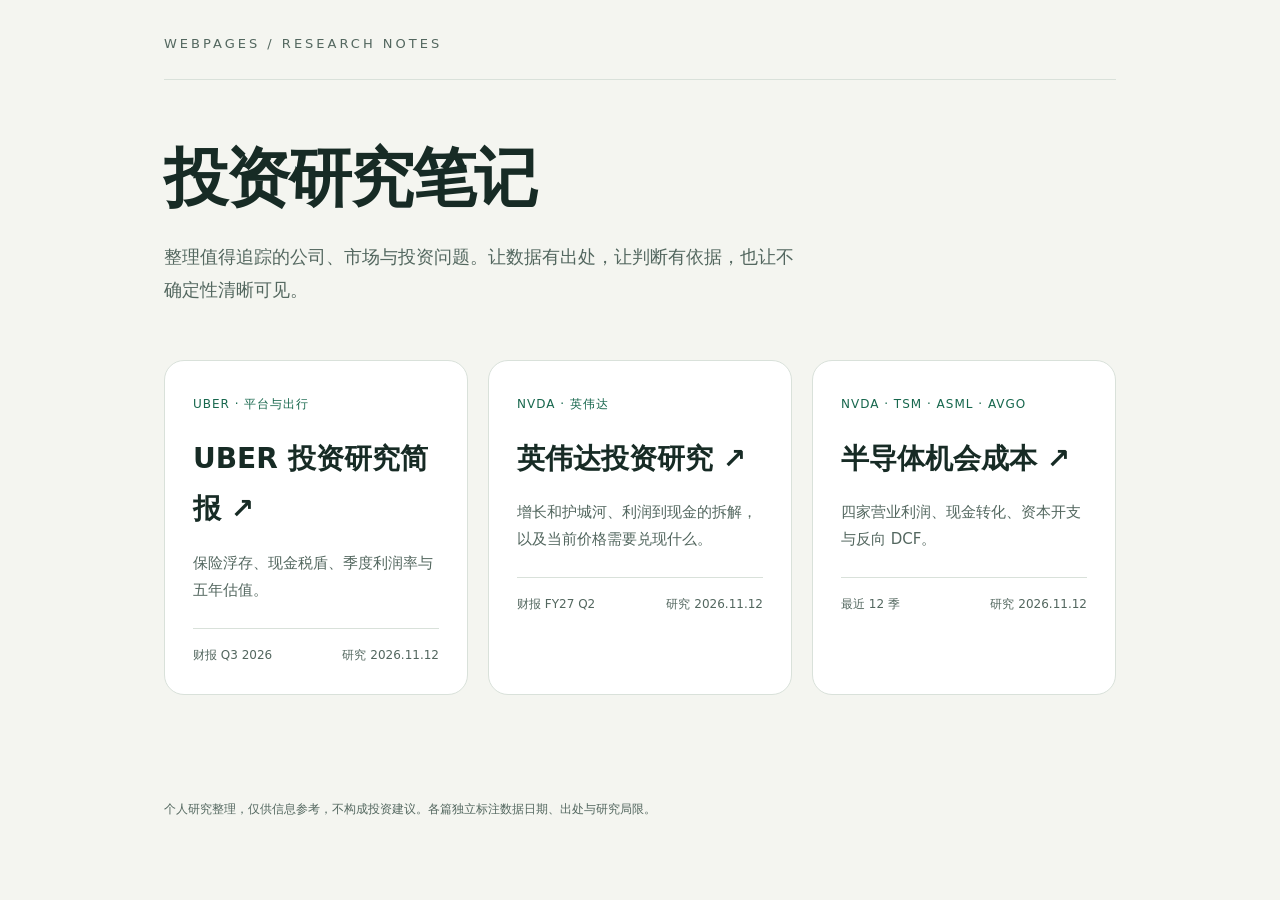
<file: index.html>
<!doctype html>
<html lang="zh-CN"><head><meta charset="utf-8"><meta name="viewport" content="width=device-width,initial-scale=1"><meta name="description" content="投资研究与分析笔记：公开数据、研究假设与证据边界。"><title>投资研究笔记</title><style>*{box-sizing:border-box}body{margin:0;background:#f4f5f0;color:#172b25;font:16px/1.8 system-ui,-apple-system,"PingFang SC",sans-serif}main,footer{max-width:1000px;margin:auto;padding:32px 24px}.brand{font-size:13px;letter-spacing:3px;color:#53675f;border-bottom:1px solid #d9e1da;padding-bottom:24px}.hero{padding:60px 0 36px}h1{font-size:clamp(36px,7vw,64px);letter-spacing:-2px;line-height:1.2;margin:0 0 24px}.hero p{max-width:640px;color:#53675f;font-size:18px}.grid{display:grid;grid-template-columns:repeat(auto-fit,minmax(min(100%,300px),1fr));gap:20px}.card{display:block;text-decoration:none;color:inherit;background:white;border:1px solid #d9e1da;border-radius:20px;padding:28px;transition:transform .2s,border-color .2s}.card:hover{transform:translateY(-3px);border-color:#17674d}.card:focus-visible{outline:3px solid #e6b65c;outline-offset:5px}.label{font-size:12px;letter-spacing:1px;color:#17674d}h2{font-size:28px;margin:16px 0 10px}.card p{color:#53675f;font-size:15px}.meta{border-top:1px solid #d9e1da;margin-top:24px;padding-top:16px;font-size:12px;color:#53675f;display:flex;justify-content:space-between;gap:12px}footer{color:#53675f;font-size:12px;margin-top:40px} @media(prefers-reduced-motion:reduce){.card{transition:none}}</style></head><body><main><div class="brand">WEBPAGES / RESEARCH NOTES</div><section class="hero"><h1>投资研究笔记</h1><p>整理值得追踪的公司、市场与投资问题。让数据有出处，让判断有依据，也让不确定性清晰可见。</p></section><section class="grid" aria-label="研究目录"><a class="card" href="./uber/"><span class="label">UBER · 平台与出行</span><h2>UBER 投资研究简报 ↗</h2><p>保险浮存、现金税盾、季度利润率与五年估值。</p><div class="meta"><span>财报 Q3 2026</span><span>研究 2026.11.12</span></div></a><a class="card" href="./nvda/"><span class="label">NVDA · 英伟达</span><h2>英伟达投资研究 ↗</h2><p>增长和护城河、利润到现金的拆解，以及当前价格需要兑现什么。</p><div class="meta"><span>财报 FY27 Q2</span><span>研究 2026.11.12</span></div></a><a class="card" href="./semiconductor/"><span class="label">NVDA · TSM · ASML · AVGO</span><h2>半导体机会成本 ↗</h2><p>四家营业利润、现金转化、资本开支与反向 DCF。</p><div class="meta"><span>最近 12 季</span><span>研究 2026.11.12</span></div></a></section></main><footer>个人研究整理，仅供信息参考，不构成投资建议。各篇独立标注数据日期、出处与研究局限。</footer></body></html>
</file>
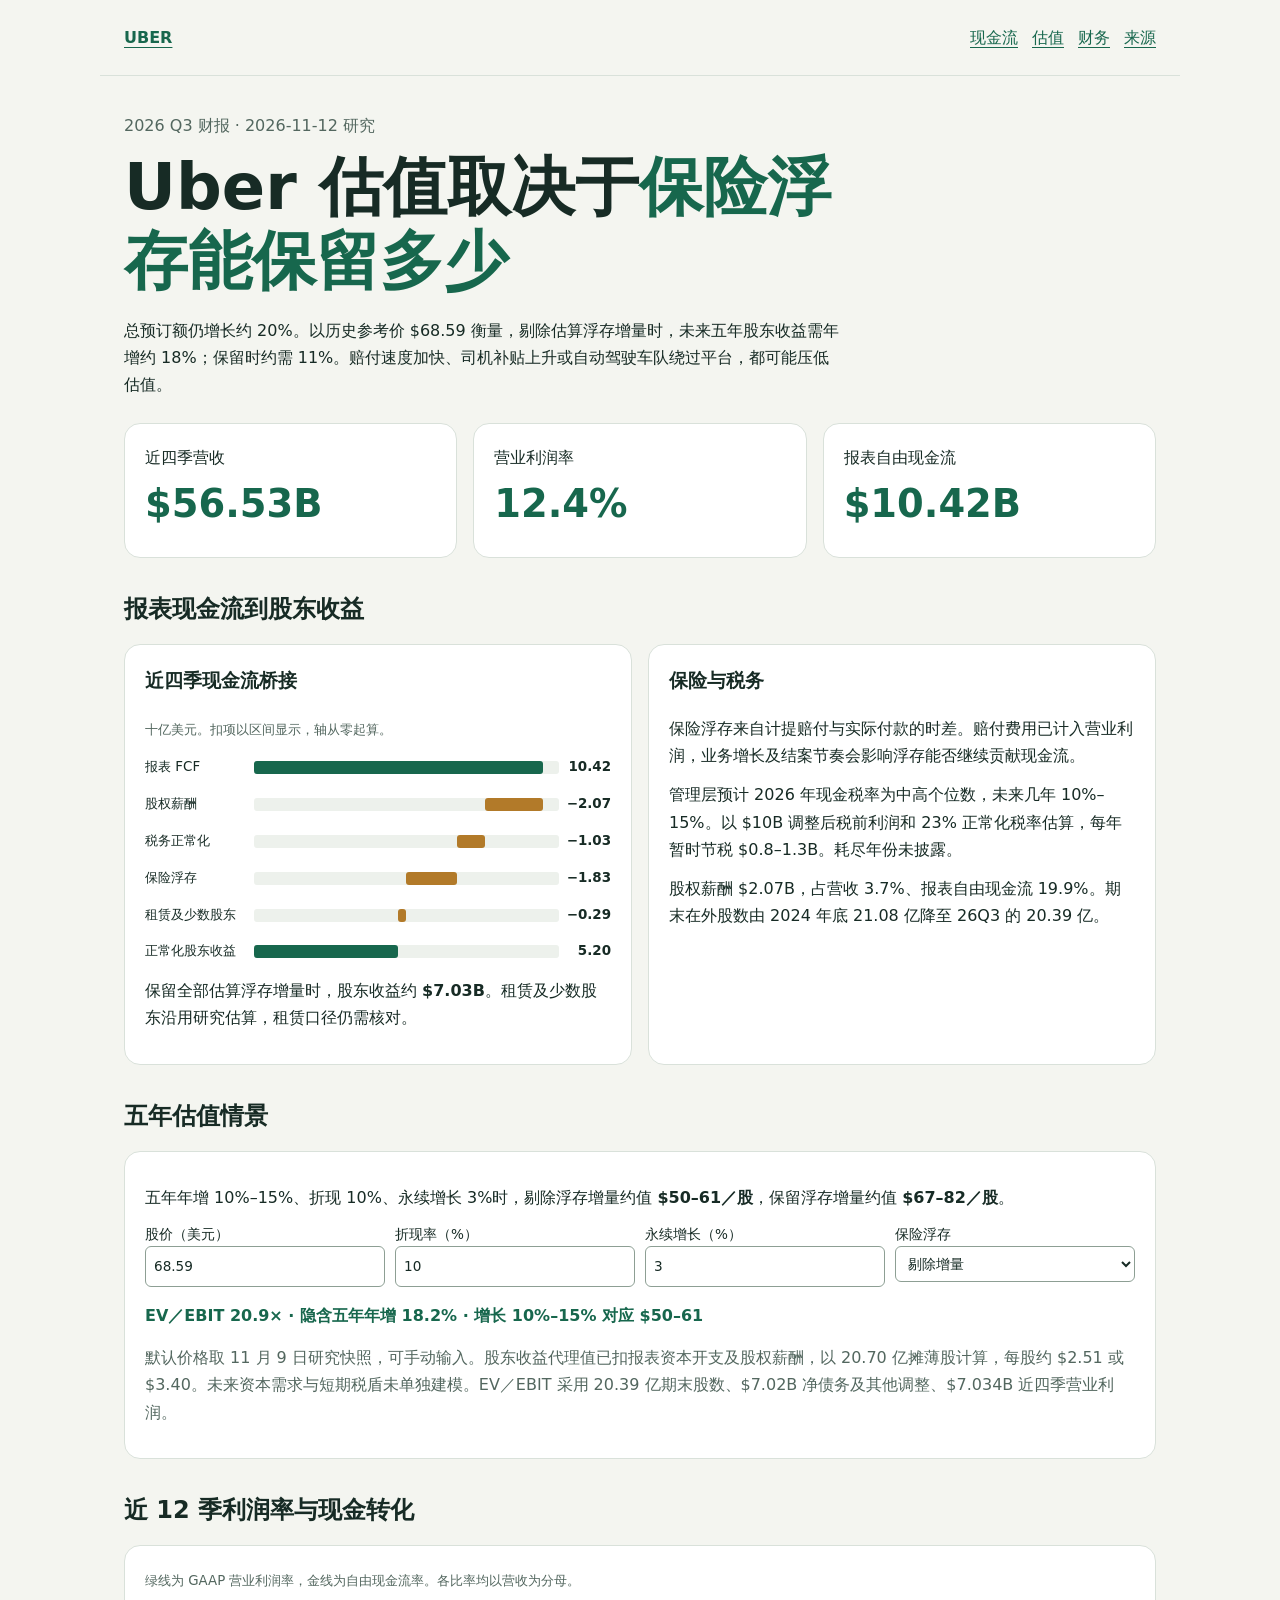
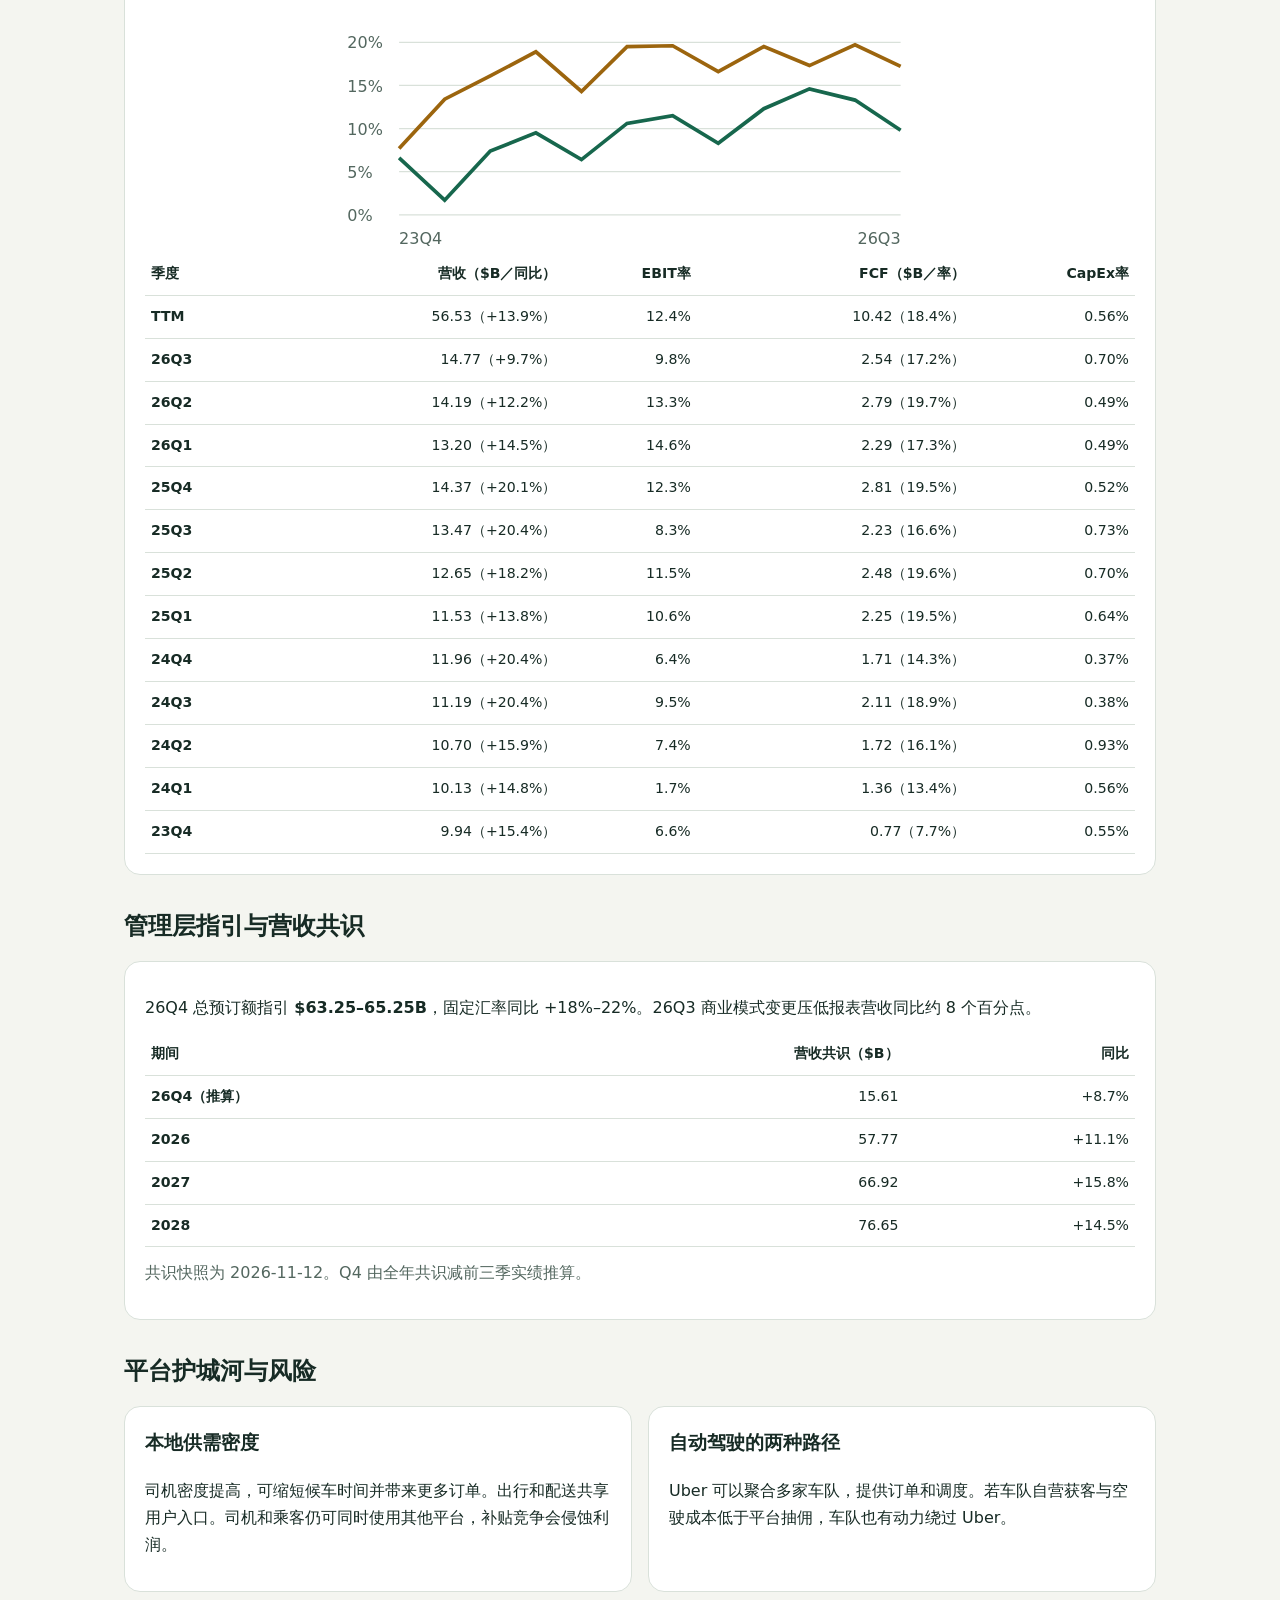
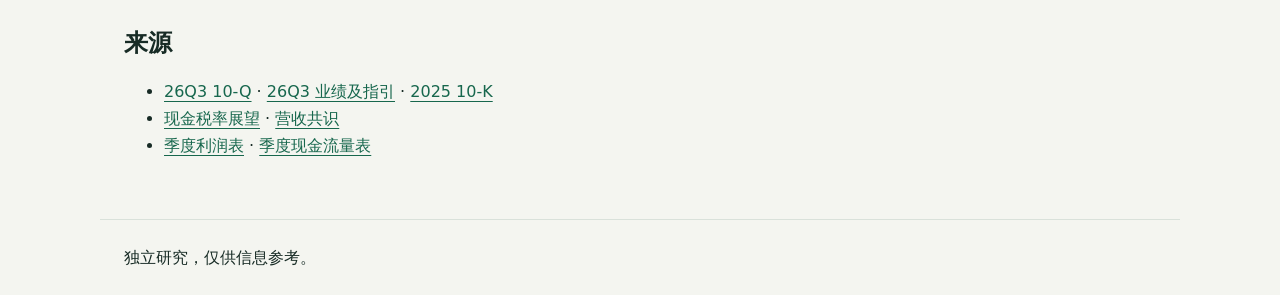
<file: uber/index.html>
<!doctype html>
<html lang="zh-CN"><head><meta charset="utf-8"><meta name="viewport" content="width=device-width,initial-scale=1"><title>Uber 投资研究 · 2026 Q3</title><meta name="description" content="Uber 估值、保险浮存、现金税盾与季度利润率">
<style>
*{box-sizing:border-box}body{margin:0;background:#f4f5f0;color:#172b25;font:16px/1.7 system-ui,sans-serif}header,main,footer{max-width:1080px;margin:auto;padding:24px}header{display:flex;justify-content:space-between;align-items:center;border-bottom:1px solid #d9e1da}nav{display:flex;gap:14px;flex-wrap:wrap}a{color:#17674d;text-underline-offset:4px}header>a{font-weight:850}h1{font-size:clamp(2.1rem,6vw,4rem);line-height:1.15;margin:12px 0 18px;max-width:760px}h1 em{color:#17674d;font-style:normal}h2{line-height:1.25}h3{margin-top:0}p{margin:.75em 0}section{margin:36px 0}.lead{max-width:720px}.muted,small{color:#53675f}.grid,.metrics{display:grid;gap:16px;grid-template-columns:1fr 1fr}.metrics{grid-template-columns:repeat(3,1fr);margin-top:25px}.panel,.metric{padding:20px;background:#fff;border:1px solid #d9e1da;border-radius:16px;min-width:0}.metric strong{display:block;font-size:clamp(1.5rem,4vw,2.4rem);color:#17674d}.step{display:grid;grid-template-columns:7.5em minmax(0,1fr) 3.3em;gap:8px;align-items:center;margin:14px 0;font-size:.84rem}.step strong{text-align:right}.track{height:13px;background:#edf1ec;position:relative;border-radius:3px}.track i{display:block;height:100%;position:absolute;border-radius:3px}.scroll{overflow-x:auto}table{border-collapse:collapse;width:100%;font-size:.88rem;font-variant-numeric:tabular-nums}#history table{min-width:435px}td,th{padding:9px 6px;border-bottom:1px solid #d9e1da;text-align:right}th:first-child{text-align:left}svg{width:100%;height:auto;max-height:260px;display:block}svg text{font:13px system-ui;fill:#53675f}form{display:grid;grid-template-columns:repeat(4,1fr);gap:10px}label{font-size:.85rem}input,select{display:block;width:100%;padding:8px;font:inherit;color:inherit;background:white;border:1px solid #8d9f94;border-radius:6px}output{display:block;margin:15px 0;font-weight:700;color:#17674d}footer{border-top:1px solid #d9e1da}@media(max-width:680px){header,main,footer{padding:16px}.grid,.metrics{grid-template-columns:1fr}.metric strong{display:inline;margin-left:10px}form{grid-template-columns:1fr 1fr}.panel{padding:14px}}
</style></head><body>
<header><a href="../">UBER</a><nav aria-label="主要导航"><a href="#cash">现金流</a><a href="#value">估值</a><a href="#history">财务</a><a href="#sources">来源</a></nav></header>
<main><p class="muted">2026 Q3 财报 · 2026-11-12 研究</p><h1>Uber 估值取决于<em>保险浮存能保留多少</em></h1><p class="lead">总预订额仍增长约 20%。以历史参考价 $68.59 衡量，剔除估算浮存增量时，未来五年股东收益需年增约 18%；保留时约需 11%。赔付速度加快、司机补贴上升或自动驾驶车队绕过平台，都可能压低估值。</p>
<div class="metrics"><div class="metric">近四季营收<strong>$56.53B</strong></div><div class="metric">营业利润率<strong>12.4%</strong></div><div class="metric">报表自由现金流<strong>$10.42B</strong></div></div>
<section id="cash"><h2>报表现金流到股东收益</h2><div class="grid"><article class="panel"><h3>近四季现金流桥接</h3><small>十亿美元。扣项以区间显示，轴从零起算。</small><div class="step"><span>报表 FCF</span><div class="track"><i style="left:0%;width:94.72727272727273%;background:#17674d"></i></div><strong>10.42</strong></div><div class="step"><span>股权薪酬</span><div class="track"><i style="left:75.9090909090909%;width:18.81818181818182%;background:#b27a29"></i></div><strong>−2.07</strong></div><div class="step"><span>税务正常化</span><div class="track"><i style="left:66.54545454545455%;width:9.363636363636358%;background:#b27a29"></i></div><strong>−1.03</strong></div><div class="step"><span>保险浮存</span><div class="track"><i style="left:49.90909090909091%;width:16.636363636363637%;background:#b27a29"></i></div><strong>−1.83</strong></div><div class="step"><span>租赁及少数股东</span><div class="track"><i style="left:47.27272727272727%;width:2.6363636363636367%;background:#b27a29"></i></div><strong>−0.29</strong></div><div class="step"><span>正常化股东收益</span><div class="track"><i style="left:0%;width:47.27272727272727%;background:#17674d"></i></div><strong>5.20</strong></div><p>保留全部估算浮存增量时，股东收益约 <strong>$7.03B</strong>。租赁及少数股东沿用研究估算，租赁口径仍需核对。</p></article>
<article class="panel"><h3>保险与税务</h3><p>保险浮存来自计提赔付与实际付款的时差。赔付费用已计入营业利润，业务增长及结案节奏会影响浮存能否继续贡献现金流。</p><p>管理层预计 2026 年现金税率为中高个位数，未来几年 10%–15%。以 $10B 调整后税前利润和 23% 正常化税率估算，每年暂时节税 $0.8–1.3B。耗尽年份未披露。</p><p>股权薪酬 $2.07B，占营收 3.7%、报表自由现金流 19.9%。期末在外股数由 2024 年底 21.08 亿降至 26Q3 的 20.39 亿。</p></article></div></section>
<section id="value"><h2>五年估值情景</h2><article class="panel"><p>五年年增 10%–15%、折现 10%、永续增长 3%时，剔除浮存增量约值 <strong>$50–61／股</strong>，保留浮存增量约值 <strong>$67–82／股</strong>。</p>
<form id="model"><label>股价（美元）<input type="number" min=".01" step="any" value="68.59" required></label><label>折现率（%）<input type="number" min=".01" max="100" step="any" value="10" required></label><label>永续增长（%）<input type="number" min="0" max="50" step="any" value="3" required></label><label>保险浮存<select><option value="2.512077294685991">剔除增量</option><option value="3.3961352657004835">保留增量</option></select></label></form><output id="result" aria-live="polite">历史参考价下，剔除浮存增量隐含约 18% 年增。</output>
<p class="muted">默认价格取 11 月 9 日研究快照，可手动输入。股东收益代理值已扣报表资本开支及股权薪酬，以 20.70 亿摊薄股计算，每股约 $2.51 或 $3.40。未来资本需求与短期税盾未单独建模。EV／EBIT 采用 20.39 亿期末股数、$7.02B 净债务及其他调整、$7.034B 近四季营业利润。</p></article></section>
<section id="history"><h2>近 12 季利润率与现金转化</h2><article class="panel"><small>绿线为 GAAP 营业利润率，金线为自由现金流率。各比率均以营收为分母。</small><svg viewBox="0 0 475 211" role="img" aria-label="2023年第四季度至2026年第三季度营业利润率和自由现金流率"><path d="M42 180H449" stroke="#d9e1da"/><text x="0" y="185">0%</text><path d="M42 145H449" stroke="#d9e1da"/><text x="0" y="150">5%</text><path d="M42 110H449" stroke="#d9e1da"/><text x="0" y="115">10%</text><path d="M42 75H449" stroke="#d9e1da"/><text x="0" y="80">15%</text><path d="M42 40H449" stroke="#d9e1da"/><text x="0" y="45">20%</text><polyline points="42,133.8 79,168.1 116,128.2 153,113.5 190,135.2 227,105.8 264,99.5 301,121.9 338,93.9 375,77.8 412,86.9 449,111.4" stroke="#17674d" stroke-width="3" fill="none"/><polyline points="42,126.1 79,86.2 116,67.3 153,47.7 190,79.9 227,43.5 264,42.8 301,63.8 338,43.5 375,58.9 412,42.1 449,59.6" stroke="#9c650e" stroke-width="3" fill="none"/><text x="42" y="204">23Q4</text><text x="414" y="204">26Q3</text></svg>
<div class="scroll"><table><thead><tr><th scope="col">季度</th><th scope="col">营收（$B／同比）</th><th scope="col">EBIT率</th><th scope="col">FCF（$B／率）</th><th scope="col">CapEx率</th></tr></thead><tbody><tr><th scope='row'>TTM</th><td>56.53（+13.9%）</td><td>12.4%</td><td>10.42（18.4%）</td><td>0.56%</td></tr><tr><th scope='row'>26Q3</th><td>14.77（+9.7%）</td><td>9.8%</td><td>2.54（17.2%）</td><td>0.70%</td></tr><tr><th scope='row'>26Q2</th><td>14.19（+12.2%）</td><td>13.3%</td><td>2.79（19.7%）</td><td>0.49%</td></tr><tr><th scope='row'>26Q1</th><td>13.20（+14.5%）</td><td>14.6%</td><td>2.29（17.3%）</td><td>0.49%</td></tr><tr><th scope='row'>25Q4</th><td>14.37（+20.1%）</td><td>12.3%</td><td>2.81（19.5%）</td><td>0.52%</td></tr><tr><th scope='row'>25Q3</th><td>13.47（+20.4%）</td><td>8.3%</td><td>2.23（16.6%）</td><td>0.73%</td></tr><tr><th scope='row'>25Q2</th><td>12.65（+18.2%）</td><td>11.5%</td><td>2.48（19.6%）</td><td>0.70%</td></tr><tr><th scope='row'>25Q1</th><td>11.53（+13.8%）</td><td>10.6%</td><td>2.25（19.5%）</td><td>0.64%</td></tr><tr><th scope='row'>24Q4</th><td>11.96（+20.4%）</td><td>6.4%</td><td>1.71（14.3%）</td><td>0.37%</td></tr><tr><th scope='row'>24Q3</th><td>11.19（+20.4%）</td><td>9.5%</td><td>2.11（18.9%）</td><td>0.38%</td></tr><tr><th scope='row'>24Q2</th><td>10.70（+15.9%）</td><td>7.4%</td><td>1.72（16.1%）</td><td>0.93%</td></tr><tr><th scope='row'>24Q1</th><td>10.13（+14.8%）</td><td>1.7%</td><td>1.36（13.4%）</td><td>0.56%</td></tr><tr><th scope='row'>23Q4</th><td>9.94（+15.4%）</td><td>6.6%</td><td>0.77（7.7%）</td><td>0.55%</td></tr></tbody></table></div></article></section>
<section><h2>管理层指引与营收共识</h2><article class="panel"><p>26Q4 总预订额指引 <strong>$63.25–65.25B</strong>，固定汇率同比 +18%–22%。26Q3 商业模式变更压低报表营收同比约 8 个百分点。</p><div class="scroll"><table><thead><tr><th scope="col">期间</th><th scope="col">营收共识（$B）</th><th scope="col">同比</th></tr></thead><tbody><tr><th scope='row'>26Q4（推算）</th><td>15.61</td><td>+8.7%</td></tr><tr><th scope='row'>2026</th><td>57.77</td><td>+11.1%</td></tr><tr><th scope='row'>2027</th><td>66.92</td><td>+15.8%</td></tr><tr><th scope='row'>2028</th><td>76.65</td><td>+14.5%</td></tr></tbody></table></div><p class="muted">共识快照为 2026-11-12。Q4 由全年共识减前三季实绩推算。</p></article></section>
<section><h2>平台护城河与风险</h2><div class="grid"><article class="panel"><h3>本地供需密度</h3><p>司机密度提高，可缩短候车时间并带来更多订单。出行和配送共享用户入口。司机和乘客仍可同时使用其他平台，补贴竞争会侵蚀利润。</p></article><article class="panel"><h3>自动驾驶的两种路径</h3><p>Uber 可以聚合多家车队，提供订单和调度。若车队自营获客与空驶成本低于平台抽佣，车队也有动力绕过 Uber。</p></article></div></section><section id="sources"><h2>来源</h2><ul><li><a href="https://www.sec.gov/Archives/edgar/data/1543151/000154315126000041/uber-20260930.htm">26Q3 10-Q</a> · <a href="https://www.sec.gov/Archives/edgar/data/1543151/000154315126000039/uberq326earningspressrelea.htm">26Q3 业绩及指引</a> · <a href="https://www.sec.gov/Archives/edgar/data/1543151/000154315126000015/uber-20251231.htm">2025 10-K</a></li><li><a href="https://www.marketscreener.com/news/uber-technologies-q3-2026-earnings-prepared-remarks-ce785fdfdb8cf02c">现金税率展望</a> · <a href="https://www.marketscreener.com/quote/stock/UBER-TECHNOLOGIES-INC-57860975/finances/">营收共识</a></li><li><a href="https://stockanalysis.com/stocks/uber/financials/?p=quarterly">季度利润表</a> · <a href="https://stockanalysis.com/stocks/uber/financials/cash-flow-statement/?p=quarterly">季度现金流量表</a></li></ul></section>
</main><footer>独立研究，仅供信息参考。</footer><script>const form=document.querySelector('#model'),out=document.querySelector('#result');
function dcf(base,g,r,t){let v=0;for(let y=1;y<=5;y++)v+=base*(1+g)**y/(1+r)**y;return v+base*(1+g)**5*(1+t)/(r-t)/(1+r)**5;}
function implied(base,price,r,t){let lo=-.99,hi=3;if(price<dcf(base,lo,r,t)||price>dcf(base,hi,r,t))return null;for(let i=0;i<65;i++){const m=(lo+hi)/2;if(dcf(base,m,r,t)<price)lo=m;else hi=m;}return (lo+hi)/2;}
function update(){const fields=[...form.querySelectorAll('input,select')];if(fields.some(f=>!f.value||!f.validity.valid)){out.textContent='请输入有效参数。';return;}const [price,r,t,base]=fields.map(f=>Number(f.value));if(r<=t){out.textContent='折现率须高于永续增速。';return;}const g=implied(base,price,r/100,t/100);out.textContent='EV／EBIT '+((price*2.039+7.02)/7.034).toFixed(1)+'× · 隐含五年年增 '+(g===null?'超出求解区间':(100*g).toFixed(1)+'%')+' · 增长 10%–15% 对应 $'+dcf(base,.1,r/100,t/100).toFixed(0)+'–'+dcf(base,.15,r/100,t/100).toFixed(0);}
form.addEventListener('input',update);form.addEventListener('submit',e=>e.preventDefault());update();</script></body></html>
</file>
